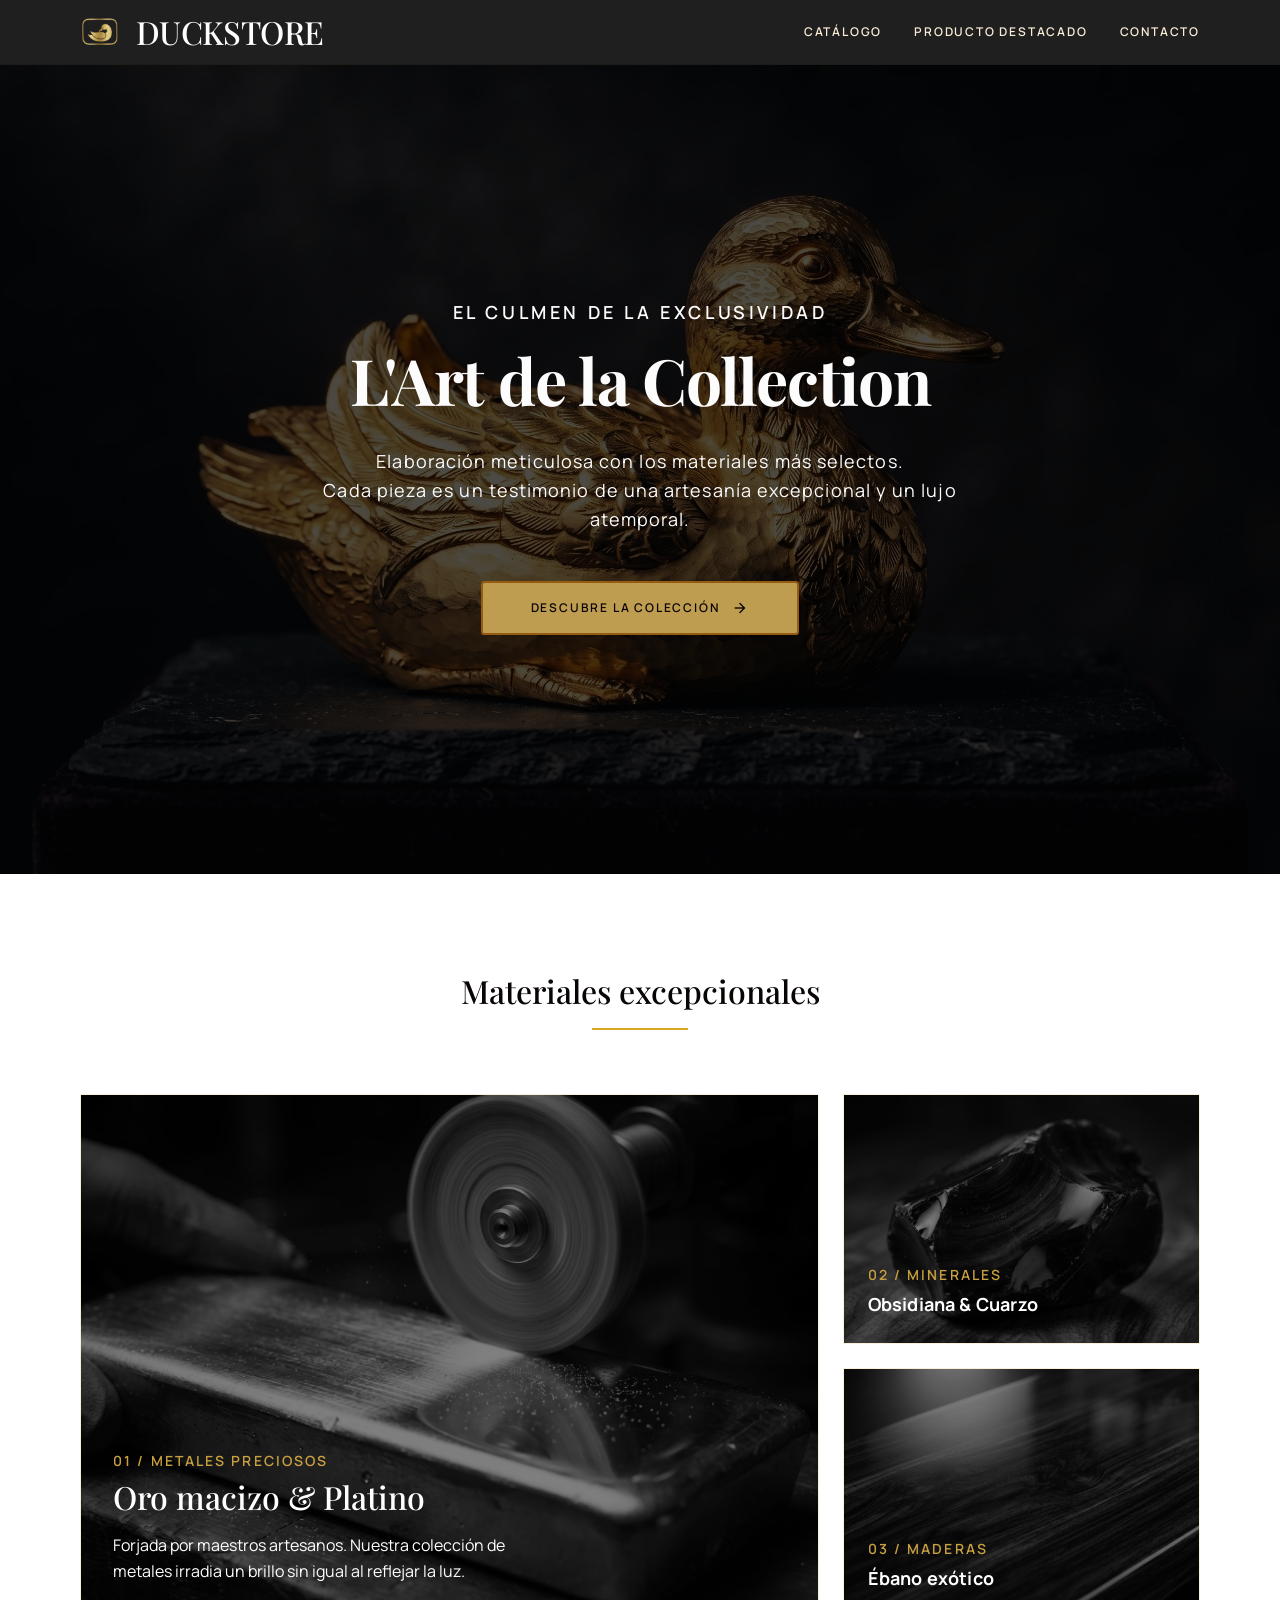
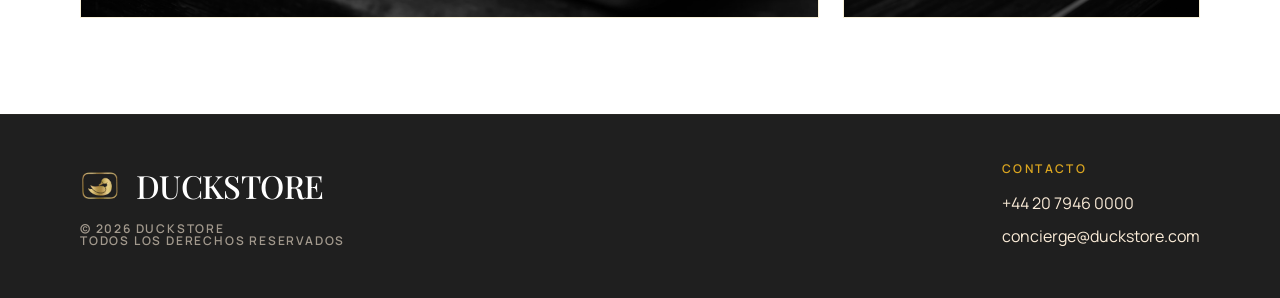
<file: index.html>
<!DOCTYPE html>
<html lang="es">
<head>
  <meta charset="utf-8">
  <meta name="viewport" content="width=device-width, initial-scale=1.0">
  <title>L'Art de la Collection | DuckStore</title>
  <link rel="icon" href="./src/img/web-icon.webp">

  <!-- Fuentes -->
  <link rel="preconnect" href="https://fonts.googleapis.com">
  <link rel="preconnect" href="https://fonts.gstatic.com" crossorigin>
  <link href="https://fonts.googleapis.com/css2?family=Material+Symbols+Outlined:wght,FILL@100..700,0..1&display=swap" rel="stylesheet">
  <link href="https://fonts.googleapis.com/css2?family=Playfair+Display:wght@500;600;700&family=Manrope:wght@400;600&display=swap" rel="stylesheet">
  
  <!-- Estilos personalizados -->
  <link rel="stylesheet" href="src/css/styles-inicio.css">
  <link rel="stylesheet" href="src/css/global-styles.css">
  
  <!-- Scripts -->
  <script src="src/js/global-js.js"></script>
</head>
<body>
  <!-- Header / Navegacion -->
  <header class="site-header">
    <div class="container header-inner">
      <a class="logo-link" href="index.html">
        <img 
          src="./src/img/logo-duck.webp"
          alt="DUCKSTORE Logo" 
          class="logo-img"
        >
        <span class="logo-text">DUCKSTORE</span>
      </a>

      <nav class="nav-desktop">
        <a class="nav-link" href="pages/catalog.html">CATÁLOGO</a>
        <a class="nav-link" href="pages/product.html">PRODUCTO DESTACADO</a>
        <a class="nav-link" href="pages/contact.html">CONTACTO</a>
      </nav>
   
      <button class="hamburger-btn" id="hamburger-btn" aria-label="Abrir menú">
        <img src="src/img/icono-burguer.webp" alt="Menú" class="hamburger-icon">
      </button>
    </div>
    
    <nav class="nav-mobile" id="nav-mobile">
      <a class="nav-mobile-link" href="pages/catalog.html">CATÁLOGO</a>
      <a class="nav-mobile-link" href="pages/product.html">PRODUCTO DESTACADO</a>
      <a class="nav-mobile-link" href="pages/contact.html">CONTACTO</a>
    </nav>
  </header>

  <!-- Contenido principal -->
  <main class="site-main">
    <!-- Hero Section -->
    <section class="hero">
      <div class="hero-bg">
        <div 
          class="hero-bg-image" 
          style="background-image: url('./src/img/index-duck.webp');"
        ></div>
        <div class="hero-overlay"></div>
      </div>
      
      <div class="hero-content">
        <p class="hero-eyebrow">EL CULMEN DE LA EXCLUSIVIDAD</p>
        <h1 class="hero-title">L'Art de la Collection</h1>
        <p class="hero-description">
          Elaboración meticulosa con los materiales más selectos.
          <br>
          Cada pieza es un testimonio de una artesanía excepcional y un lujo atemporal.
        </p>
        <a class="hero-cta" href="pages/catalog.html">
          DESCUBRE LA COLECCIÓN
          <span class="material-symbols-outlined hero-cta-icon">arrow_forward</span>
        </a>
      </div>
    </section>

    <!-- Materials Section -->
    <section class="materials">
      <div class="materials-header">
        <h2 class="materials-title">Materiales excepcionales</h2>
        <div class="materials-divider"></div>
      </div>
      
      <div class="materials-grid">
        <!-- Card grande (oro y platino) -->
        <article class="material-card material-card-large">
          <div 
            class="material-card-bg" 
            style="background-image: url('./src/img/forja.webp');"
          ></div>
          <div class="material-card-overlay"></div>
          <div class="material-card-content">
            <p class="material-card-label">01 / METALES PRECIOSOS</p>
            <h3 class="material-card-title">Oro macizo &amp; Platino</h3>
            <p class="material-card-description">
              Forjada por maestros artesanos. Nuestra colección de metales irradia un brillo sin igual al reflejar la luz.
            </p>
          </div>
          <div class="material-card-accent"></div>
        </article>
        
        <!-- Cards pequeñas (columna derecha) -->
        <div class="material-cards-small">
          <!-- Obsidian & Quartz -->
          <article class="material-card material-card-small">
            <div 
              class="material-card-bg" 
              style="background-image: url('./src/img/obsidian.webp');"
            ></div>
            <div class="material-card-overlay"></div>
            <div class="material-card-content">
              <p class="material-card-label">02 / MINERALES</p>
              <h3 class="material-card-title">Obsidiana &amp; Cuarzo</h3>
            </div>
          </article>
          
          <!-- Exotic Ebony -->
          <article class="material-card material-card-small">
            <div 
              class="material-card-bg" 
              style="background-image: url('./src/img/wood.webp');"
            ></div>
            <div class="material-card-overlay"></div>
            <div class="material-card-content">
              <p class="material-card-label">03 / MADERAS</p>
              <h3 class="material-card-title">Ébano exótico</h3>
            </div>
          </article>
        </div>
      </div>
    </section>
  </main>

  <!-- Footer -->
  <footer class="site-footer">
    <div class="footer-inner">
      <div class="footer-brand">
        <div class="footer-logo-wrapper">
          <img 
            src="./src/img/logo-duck.webp" 
            alt="DUCKSTORE Logo" 
            class="footer-logo"
          />
           <span class="footer-brand-name">DUCKSTORE</span>
        </div>
        <p class="footer-copyright">
          © 2026 DUCKSTORE<br>
          TODOS LOS DERECHOS RESERVADOS
        </p>
      </div>
      
      <div class="footer-concierge">
        <h4 class="footer-concierge-label">CONTACTO</h4>
        <a href="tel:+442079460000" class="footer-link">+44 20 7946 0000</a>
        <a href="mailto:concierge@duckstore.com" class="footer-link">concierge@duckstore.com</a>
      </div>
  </footer>

  <!-- Script para efecto scroll en header -->
  <script>
    window.addEventListener('scroll', () => {
      const nav = document.getElementById('top-nav');
      if (window.scrollY > 50) {
        nav.classList.add('scrolled');
      } else {
        nav.classList.remove('scrolled');
      }
    });
  </script>
</body>
</html>
</file>
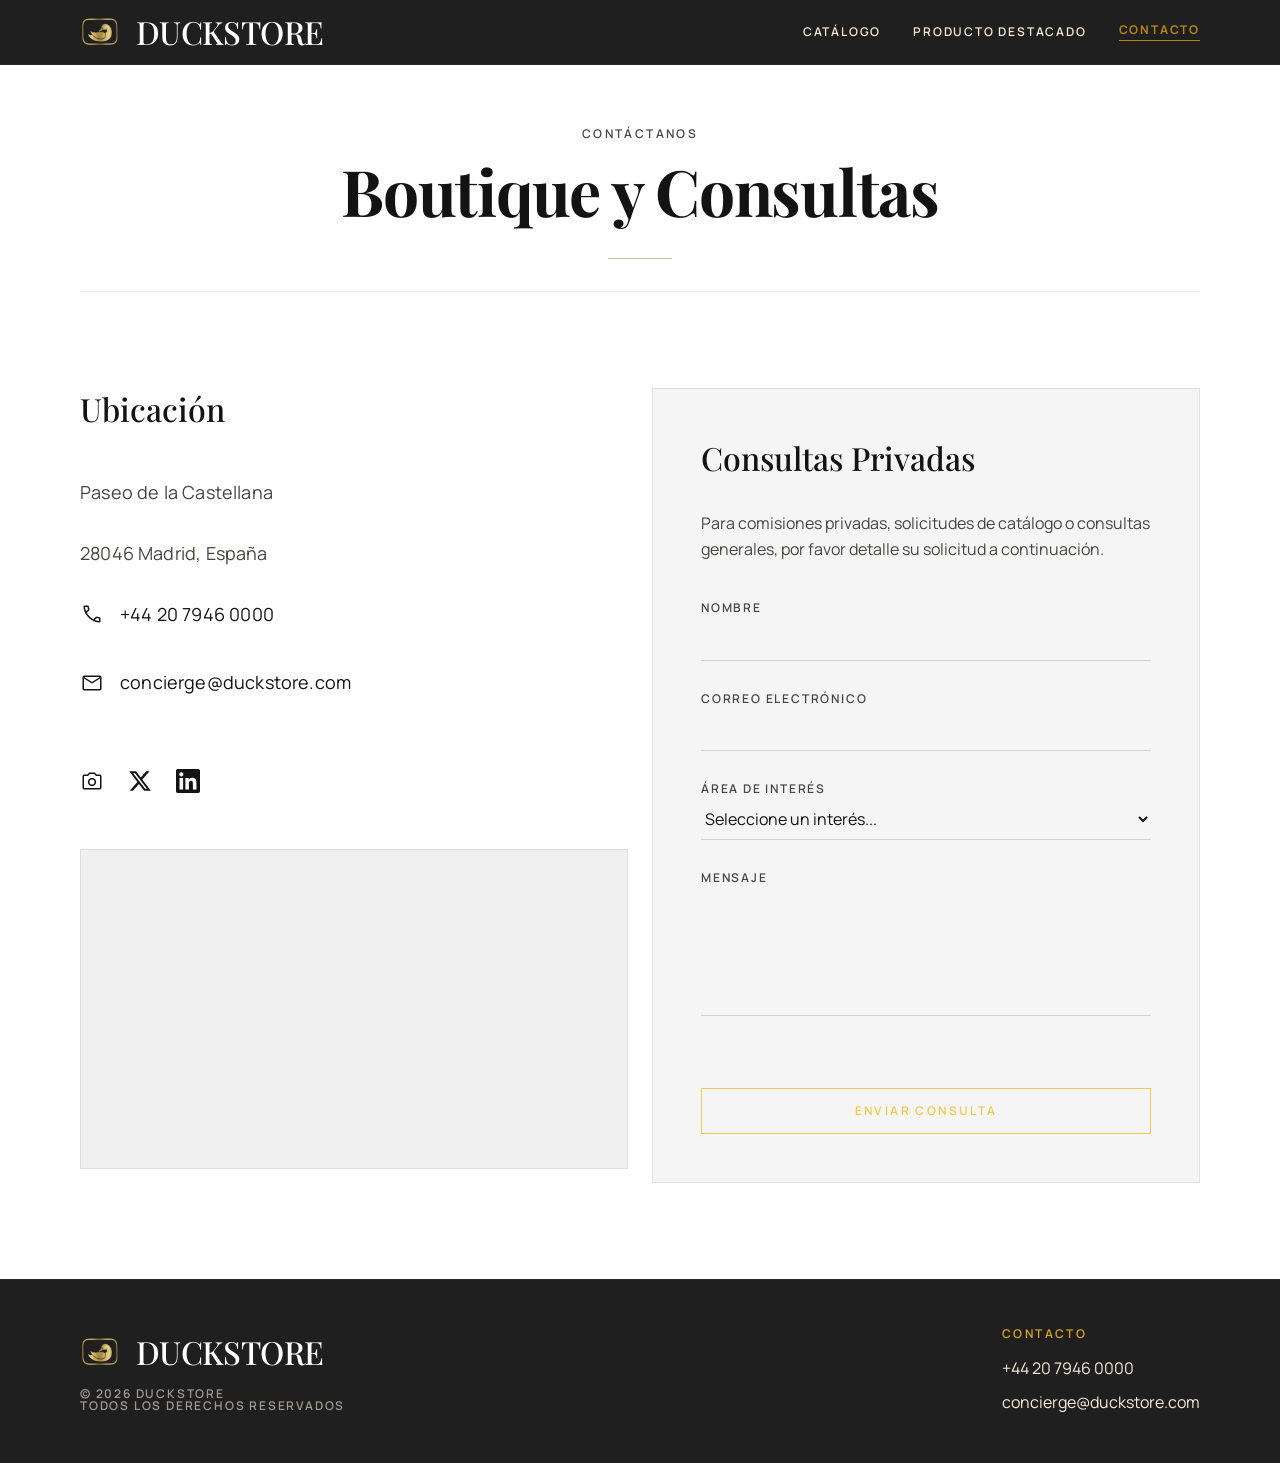
<file: pages/contact.html>
<!DOCTYPE html>
<html lang="es">
<head>
  <meta charset="utf-8">
  <meta name="viewport" content="width=device-width, initial-scale=1.0">
  <title>Contacto | DuckStore</title>
  <link rel="icon" href="../src/img/web-icon.webp">

  <!-- Fuentes -->
  <link rel="preconnect" href="https://fonts.googleapis.com">
  <link rel="preconnect" href="https://fonts.gstatic.com" crossorigin>
  <link href="https://fonts.googleapis.com/css2?family=Material+Symbols+Outlined:wght,FILL@100..700,0..1&display=swap" rel="stylesheet">
  <link href="https://fonts.googleapis.com/css2?family=Manrope:wght@400;600&family=Playfair+Display:wght@500;600;700&display=swap" rel="stylesheet">
  
  <!-- Estilos personalizados -->
  <link rel="stylesheet" href="../src/css/contact-styles.css">
  <link rel="stylesheet" href="../src/css/global-styles.css">

  <!-- Scripts -->
  <script src="../src/js/contact.js"></script>
  <script src="../src/js/global-js.js"></script>
</head>
<body>
  <!-- Header / Navegacion -->
  <header class="site-header">
    <div class="container header-inner">
      <a class="logo-link" href="../index.html">
        <img 
          src="../src/img/logo-duck.webp" 
          alt="DUCKSTORE Logo" 
          class="logo-img"
        >
        <span class="logo-text">DUCKSTORE</span>
      </a>

      <nav class="nav-desktop">
        <a class="nav-link" href="catalog.html">CATÁLOGO</a>
        <a class="nav-link" href="product.html">PRODUCTO DESTACADO</a>
        <a class="nav-link active" href="contact.html">CONTACTO</a>
      </nav>

      <button class="hamburger-btn" id="hamburger-btn" aria-label="Abrir menú">
        <img src="../src/img/icono-burguer.webp" alt="Menú" class="hamburger-icon">
      </button>
    </div>

    <nav class="nav-mobile" id="nav-mobile">
      <a class="nav-mobile-link" href="catalog.html">CATÁLOGO</a>
      <a class="nav-mobile-link" href="product.html">PRODUCTO DESTACADO</a>
      <a class="nav-mobile-link active" href="contact.html">CONTACTO</a>
    </nav>
  </header>

  <!-- Contenido principal -->
  <main class="site-main">
    <!-- Page Header -->
    <div class="page-header">
      <div class="page-eyebrow">CONTÁCTANOS</div>
      <h1 class="page-title">Boutique y Consultas</h1>
      <div class="page-divider"></div>
    </div>

    <!-- Content Grid -->
    <div class="content-grid">
      <!-- Columna izquierda: Info + Mapa -->
      <div class="contact-info-column">
        <div class="contact-details">
          <h2 class="contact-heading">Ubicación</h2>
          <p class="contact-address">Paseo de la Castellana</p>
          <p class="contact-address">28046 Madrid, España</p>
          
          <div class="contact-link-wrapper">
            <span class="material-symbols-outlined contact-icon">call</span>
            <a class="contact-link" href="tel:+442079460000">+44 20 7946 0000</a>
          </div>
          
          <div class="contact-link-wrapper">
            <span class="material-symbols-outlined contact-icon">mail</span>
            <a class="contact-link" href="mailto:concierge@duckstore.com">concierge@duckstore.com</a>
          </div>
          
          <!-- Social Icons -->
          <div class="social-links">
            <a class="social-link" href="#" aria-label="Instagram">
              <span class="material-symbols-outlined">photo_camera</span>
            </a>
            <a class="social-link" href="#" aria-label="X / Twitter">
              <svg viewBox="0 0 24 24" aria-hidden="true">
                <path d="M18.244 2.25h3.308l-7.227 8.26 8.502 11.24H16.17l-5.214-6.817L4.99 21.75H1.68l7.73-8.835L1.254 2.25H8.08l4.713 6.231zm-1.161 17.52h1.833L7.084 4.126H5.117z"></path>
              </svg>
            </a>
            <a class="social-link" href="#" aria-label="Facebook">
              <svg viewBox="0 0 24 24" aria-hidden="true">
                <path d="M20.447 20.452h-3.554v-5.569c0-1.328-.027-3.037-1.852-3.037-1.853 0-2.136 1.445-2.136 2.939v5.667H9.351V9h3.414v1.561h.046c.477-.9 1.637-1.85 3.37-1.85 3.601 0 4.267 2.37 4.267 5.455v6.286zM5.337 7.433c-1.144 0-2.063-.926-2.063-2.065 0-1.138.92-2.063 2.063-2.063 1.14 0 2.064.925 2.064 2.063 0 1.139-.925 2.065-2.064 2.065zm1.782 13.019H3.555V9h3.564v11.452zM22.225 0H1.771C.792 0 0 .774 0 1.729v20.542C0 23.227.792 24 1.771 24h20.451C23.2 24 24 23.227 24 22.271V1.729C24 .774 23.2 0 22.222 0h.003z"></path>
              </svg>
            </a>
          </div>
        </div>
        
        <!-- Mapa -->
        <div class="map-container">
          <iframe 
            class="map-filter" 
            src="https://www.google.com/maps/embed?pb=!1m18!1m12!1m3!1d3036.044444444444!2d-3.690000!3d40.440000!2m3!1f0!2f0!3f0!3m2!1i1024!2i768!4f13.1!3m3!1m2!1s0xd4228e2370217c9%3A0xad1f3003d1ad940!2sPaseo%20de%20la%20Castellana%2C%20Madrid%2C%20Spain!5e0!3m2!1sen!2sus!4v1710000000000!5m2!1sen!2sus" 
            style="border: 0;" 
            allowfullscreen="" 
            loading="lazy" 
            referrerpolicy="no-referrer-when-downgrade"
            title="Mapa de DuckStore Mayfair Gallery"
          ></iframe>
        </div>
      </div>

      <!-- Columna derecha: Formulario -->
      <div class="contact-form-wrapper">
        <h3 class="form-heading">Consultas Privadas</h3>
        <p class="form-description">
          Para comisiones privadas, solicitudes de catálogo o consultas generales, por favor detalle su solicitud a continuación.
        </p>
        
        <form class="contact-form">
          <div class="form-group">
            <label class="form-label" for="name">Nombre</label>
            <input class="input-underline" id="name" name="name" type="text" required>
          </div>
          
          <div class="form-group">
            <label class="form-label" for="email">Correo Electrónico</label>
            <input class="input-underline" id="email" name="email" type="email" required>
          </div>
          
          <div class="form-group select-wrapper">
            <label class="form-label" for="interest">Área de Interés</label>
            <select class="input-underline" id="interest" name="interest">
              <option value="" disabled selected>Seleccione un interés...</option>
              <option value="catalog">Solicitud de Catálogo</option>
              <option value="commission">Comisión Privada</option>
              <option value="other">Consulta General</option>
            </select>
          </div>
          
          <div class="form-group">
            <label class="form-label" for="message">Mensaje</label>
            <textarea class="input-underline form-textarea" id="message" name="message" rows="4" required></textarea>
          </div>
          
          <button class="form-submit" type="submit">Enviar Consulta</button>
        </form>
      </div>
    </div>
  </main>

 <!-- Footer -->
  <footer class="site-footer">
    <div class="footer-inner">
      <div class="footer-brand">
        <div class="footer-logo-wrapper">
          <img 
            src="../src/img/logo-duck.webp" 
            alt="DUCKSTORE Logo" 
            class="footer-logo"
          />
           <span class="footer-brand-name">DUCKSTORE</span>
        </div>
        <p class="footer-copyright">
          © 2026 DUCKSTORE<br>
          TODOS LOS DERECHOS RESERVADOS
        </p>
      </div>
      
      <div class="footer-concierge">
        <h4 class="footer-concierge-label">CONTACTO</h4>
        <a href="tel:+442079460000" class="footer-link">+44 20 7946 0000</a>
        <a href="mailto:concierge@duckstore.com" class="footer-link">concierge@duckstore.com</a>
      </div>
    </footer>
</body>
</html>
</file>
<file: src/css/styles-inicio.css>
:root {
  /* Colores personalizados */
  /* --color-on-error: #690005; */
  /* --color-secondary-fixed: #e2e3df; */
  /* --color-tertiary-fixed-dim: #c8c6c5; */
  /* --color-inverse-on-surface: #f5f5f5; */
  /* --color-on-tertiary: #f5f5f5; */
  /* --color-on-tertiary-fixed-variant: #474746; */
  /* --color-surface-bright: #f5f5f5; */
  /* --color-on-secondary-container: #1a1c1a; */
  /* --color-outline: #757768; */
  --color-surface-container-lowest: #ffffff;
  /* --color-tertiary-fixed: #e5e2e1; */
  --color-primary: #f2ca50;
  /* --color-surface-tint: #e9c349; */
  /* --color-secondary-fixed-dim: #c6c7c3; */
  /* --color-surface-container-highest: #e8e8e8; */
  /* --color-secondary: #5c5d5a; */
  /* --color-on-surface: #1a1c1a; */
  /* --color-error: #ffb4ab; */
  /* --color-on-primary-container: #ffffff; */
  /* --color-on-secondary-fixed-variant: #454745; */
  /* --color-surface-container-high: #eeeeee; */
  /* --color-on-primary-fixed: #ffffff; */
  /* --color-inverse-surface: #1a1c1a; */
  /* --color-on-error-container: #ffdad6; */
  /* --color-on-surface-variant: #474640; */
  /* --color-error-container: #93000a; */
  /* --color-surface-variant: #e0ddd4; */
  /* --color-on-secondary-fixed: #f5f5f5; */
  /* --color-background: #ffffff; */
  /* --color-primary-fixed: #ffe088; */
  --color-on-background: #1a1c1a;
  /* --color-surface-container-low: #f2f2f2; */
  /* --color-inverse-primary: #f2ca50; */
  /* --color-secondary-container: #d8d9d6; */
  /* --color-on-tertiary-fixed: #f5f5f5; */
  /* --color-surface-dim: #d8d8d8; */
  /* --color-outline-variant: #c9c5b4; */
  /* --color-on-primary-fixed-variant: #ffffff; */
  /* --color-primary-container: #d4af37; */
  /* --color-surface-container: #f0f0f0; */
  /* --color-on-tertiary-container: #1c1b1b; */
  --color-on-primary: #ffffff;
  /* --color-surface: #ffffff; */
  /* --color-primary-fixed-dim: #e9c349; */
  /* --color-tertiary: #434343; */
  /* --color-on-secondary: #ffffff; */
  /* --color-tertiary-container: #b4b2b2; */

  /* Espaciado */
  --spacing-unit: 8px;
  --spacing-margin-mobile: 20px;
  --spacing-gutter: 24px;
  --spacing-container-max: 1440px;
  --spacing-margin-desktop: 80px;

  /* Bordes */
  --radius-default: 0.25rem;
  --radius-lg: 0.5rem;
  --radius-xl: 0.75rem;
  --radius-full: 9999px;
}

/* --- Reset básico y tipografias --- */
*,
*::before,
*::after {
  box-sizing: border-box;
  margin: 0;
  padding: 0;
}

html {
  font-size: 16px;
  -webkit-font-smoothing: antialiased;
  -moz-osx-font-smoothing: grayscale;
}

body {
  background-color: white;
  color: var(--color-on-background);
  font-family: 'Manrope', sans-serif;
  line-height: 1.6;
  min-height: 100vh;
  display: flex;
  flex-direction: column;
}


/* --- Utilidades de layout --- */
.container {
  max-width: var(--spacing-container-max);
  margin-left: auto;
  margin-right: auto;
  padding-left: var(--spacing-margin-mobile);
  padding-right: var(--spacing-margin-mobile);
}

@media (min-width: 768px) {
  .container {
    padding-left: var(--spacing-margin-desktop);
    padding-right: var(--spacing-margin-desktop);
  }
}

@media (min-width: 768px) {
  .nav-desktop {
    display: flex;
  }
}

/* --- Main content --- */
.site-main {
  flex-grow: 1;
  padding-top: 4rem; /* pt-16 = 64px */
}

/* --- Hero Section --- */
.hero {
  position: relative;
  min-height: 90vh;
  display: flex;
  align-items: center;
  justify-content: center;
  overflow: hidden;
}

.hero-bg {
  position: absolute;
  inset: 0;
  z-index: 0;
}

.hero-bg-image {
  width: 100%;
  height: 100%;
  background-size: cover;
  background-position: center;
  background-repeat: no-repeat;
  opacity: 1;
  filter: brightness(0.3);
}

/*.hero-overlay {
  position: absolute;
  inset: 0;
  background: linear-gradient(
    to bottom,
    rgba(19, 19, 19, 0.6),
    rgba(19, 19, 19, 0.2),
    rgba(19, 19, 19, 1)
  );
}*/

.hero-content {
  position: relative;
  z-index: 10;
  text-align: center;
  max-width: 56rem; /* max-w-4xl = 896px */
  margin-left: auto;
  margin-right: auto;
  padding-left: var(--spacing-margin-mobile);
  padding-right: var(--spacing-margin-mobile);
  padding-top: 6rem;
  padding-bottom: 6rem;
  display: flex;
  flex-direction: column;
  align-items: center;
}

@media (min-width: 768px) {
  .hero-content {
    padding-left: var(--spacing-margin-desktop);
    padding-right: var(--spacing-margin-desktop);
  }
}

.hero-eyebrow {
  font-family: 'Manrope', sans-serif;
  font-size: 18px;
  line-height: 1.0;
  letter-spacing: 0.15em;
  font-weight: 600;
  text-transform: uppercase;
  color:#fdfcfc;
  letter-spacing: 0.2em;
  margin-bottom: 1.5rem;
}

.hero-title {
  font-family: 'Playfair Display', serif;
  font-size: 32px;
  line-height: 1.2;
  font-weight: 600;
  color: #fdfcfc;
  margin-bottom: 2rem;
}

@media (min-width: 768px) {
  .hero-title {
    font-size: 64px;
    line-height: 1.1;
    letter-spacing: -0.02em;
    font-weight: 700;
  }
}

.hero-description {
  font-family: 'Manrope', sans-serif;
  font-size: 18px;
  line-height: 1.6;
  letter-spacing: 0.06em;
  font-weight: 400 ;
  color:#fdfcfc;
  border-radius: 0.5rem;
  max-width: 42rem; /* max-w-2xl = 672px */
  margin-left: auto;
  margin-right: auto;
  margin-bottom: 3rem;
}

.hero-cta {
  display: inline-flex;
  align-items: center;
  justify-content: center;
  border: 2.5px solid #945c12;
  border-radius: 0.3em;
  color: #0a0505;
  background-color: #be9d50; 
  font-family: 'Manrope', sans-serif;
  font-size: 12px;
  line-height: 1.0;
  letter-spacing: 0.15em;
  font-weight: 600;
  text-transform: uppercase;
  padding-left: 3rem;
  padding-right: 3rem;
  padding-top: 1rem;
  padding-bottom: 1rem;
  text-decoration: none;
  transition: all 0.5s ease;
}

.hero-cta:hover {
  background-color:#945c12;
  color: var(--color-on-primary);
}

.hero-cta-icon {
  margin-left: 0.75rem;
  font-size: 18px;
  transition: transform 0.3s ease;
}

.hero-cta:hover .hero-cta-icon {
  transform: translateX(4px);
}

/* --- Materials Section --- */
.materials {
  padding-top: 6rem;
  padding-bottom: 6rem;
  max-width: var(--spacing-container-max);
  margin-left: auto;
  margin-right: auto;
  padding-left: var(--spacing-margin-mobile);
  padding-right: var(--spacing-margin-mobile);
}

@media (min-width: 768px) {
  .materials {
    padding-left: var(--spacing-margin-desktop);
    padding-right: var(--spacing-margin-desktop);
  }
}

.materials-header {
  text-align: center;
  margin-bottom: 4rem;
}

.materials-title {
  font-family: 'Playfair Display', serif;
  font-size: 32px;
  line-height: 1.3;
  font-weight: 500;
  color:#0a0505;
  margin-bottom: 1rem;
}

.materials-divider {
  height: 2px;
  width: 6rem;
  background-color: rgb(216, 169, 29);
  margin-left: auto;
  margin-right: auto;
}

.materials-grid {
  display: grid;
  grid-template-columns: 1fr;
  gap: var(--spacing-gutter);
}

@media (min-width: 768px) {
  .materials-grid {
    grid-template-columns: repeat(3, 1fr);
  }
}

.material-card-large {
  position: relative;
  grid-column: span 2;
  overflow: hidden;
  border: 1px solid rgba(212, 175, 55, 0.2);
  background-color: var(--color-surface-container-lowest);
  min-height: 400px;
  display: flex;
  align-items: flex-end;
}

@media (min-width: 768px) {
  .material-card-large {
    grid-column: span 2;
  }
}

.material-card-bg {
  position: absolute;
  inset: 0;
  background-size: cover;
  background-position: center;
  transition: transform 0.7s ease;
  opacity: 1;
  filter: brightness(0.5);
  mix-blend-mode: luminosity;
}

.material-card:hover .material-card-bg {
  transform: scale(1.05);
  mix-blend-mode: normal;
}

/*.material-card-overlay {
  position: absolute;
  inset: 0;
  background: linear-gradient(
    to top,
    rgba(19, 19, 19, 1),
    rgba(19, 19, 19, 0.5),
    transparent
  );
}*/

.material-card-content {
  position: relative;
  z-index: 10;
  padding: 2rem;
  width: 100%;
}

.material-card-label {
  font-family: 'Manrope', sans-serif;
  font-size: 14px;
  line-height: 1.0;
  letter-spacing: 0.15em;
  font-weight: 600;
  text-transform: uppercase;
  color:#c9a040;
  margin-bottom: 0.5rem;
}

.material-card-title {
  font-family: 'Playfair Display', serif;
  font-size: 32px;
  line-height: 1.3;
  font-weight: 500;
  color: white;
  margin-bottom: 1rem;
}

.material-card-description {
  font-family: 'Manrope', sans-serif;
  font-size: 16px;
  line-height: 1.6;
  font-weight: 400;
  color: white;
  max-width: 28rem;
}

.material-card-accent {
  position: absolute;
  bottom: 0;
  left: 0;
  width: 100%;
  height: 1px;
  background-color: black;
  transform: scaleX(0);
  transition: transform 0.5s ease;
  transform-origin: left;
}

.material-card:hover .material-card-accent {
  transform: scaleX(1);
}

.material-cards-small {
  display: flex;
  flex-direction: column;
  gap: var(--spacing-gutter);
}

@media (max-width: 768px) {
  .material-cards-small {
    margin-right: -1.5rem;
  }
}

.material-card-small {
  position: relative;
  overflow: hidden;
  border: 1px solid rgba(212, 175, 55, 0.2);
  background-color: var(--color-surface-container-lowest);
  flex-grow: 1;
  display: flex;
  align-items: flex-end;
  min-height: 250px;
}

.material-card-small .material-card-content {
  padding: 1.5rem;
}

/*.material-card-small .material-card-overlay {
  background: linear-gradient(
    to top,
    rgba(19, 19, 19, 1),
    rgba(19, 19, 19, 0.2),
    transparent
  );
}*/

.material-card-small .material-card-title {
  font-family: 'Manrope', sans-serif;
  font-size: 18px;
  line-height: 1.6;
  letter-spacing: 0.01em;
  font-weight: 400;
  font-weight: 700;
  color: white;
  margin-bottom: 0;
}

@media (min-width: 768px) {
  .hidden-mobile {
    display: flex;
  }
}
</file>
<file: src/css/global-styles.css>
/* --- Header / Nav --- */
.site-header {
  position: fixed;
  top: 0;
  left: 0;
  width: 100%;
  z-index: 50;
  background-color: rgba(19, 19, 19, 0.95);
  border-bottom: 1px solid rgba(77, 70, 53, 0.2);
}

.header-inner {
  display: flex;
  justify-content: space-between;
  align-items: center;
  height: 4rem;
}

.logo-link {
  display: flex;
  align-items: center;
  gap: 1rem;
  text-decoration: none;
}

.logo-img {
  height: 2.5rem;
  width: 2.5rem;
  object-fit: contain;
}

.logo-text {
  font-family: 'Playfair Display', serif;
  font-size: 32px;
  line-height: 1.3;
  font-weight: 500;
  letter-spacing: -0.02em;
  color: white;
}

.nav-desktop {
  display: none;
  gap: 2rem;
  align-items: center;
  color:antiquewhite;
}

@media (min-width: 1024px) {
  .nav-desktop {
    display: flex;
  }
}

.nav-link {
  font-family: 'Manrope', sans-serif;
  font-size: 12px;
  line-height: 1.0;
  letter-spacing: 0.15em;
  font-weight: 600;
  text-transform: uppercase;
  color:antiquewhite;
  text-decoration: none;
  transition: color 0.3s ease;
}

.nav-link:hover {
  color:darkgoldenrod;
}

.nav-link.active {
  color: darkgoldenrod;
  font-weight: 700;
  border-bottom: 1px solid darkgoldenrod;
  padding-bottom: 0.25rem;
}

/* --- Hamburger Button --- */
.hamburger-btn {
  display: block;
  background: none;
  border: none;
  cursor: pointer;
  padding: 0.5rem;
  z-index: 60;
}

.hamburger-icon {
  width: 28px;
  height: 28px;
  object-fit: contain;
}

@media (min-width: 1024px) {
  .hamburger-btn {
    display: none;
  }
}

/* --- Mobile Nav --- */
.nav-mobile {
  display: none;
  flex-direction: column;
  align-items: center;
  gap: 0;
  padding: 1rem 0;
  border-top: 1px solid rgba(255, 255, 255, 0.1);
}

.nav-mobile.active {
  display: flex;
}

.nav-mobile-link {
  font-family: 'Manrope', sans-serif;
  font-size: 14px;
  line-height: 1.0;
  letter-spacing: 0.15em;
  font-weight: 600;
  text-transform: uppercase;
  color: #e5e2e1;
  text-decoration: none;
  padding: 1rem 0;
  width: 100%;
  text-align: center;
  transition: color 0.3s ease, background-color 0.3s ease;
}

.nav-mobile-link:hover,
.nav-mobile-link.active {
  color:goldenrod;
  background-color: rgba(255, 255, 255, 0.05);
}

@media (min-width: 1024px) {
  .nav-mobile {
    display: none !important;
  }
}

/* --- Footer --- */

.site-footer {
  background-color: rgba(19, 19, 19, 0.95);
  border-top: 1px solid rgba(77, 70, 53, 0.2);
  padding-top: 3rem;
  padding-bottom: 3rem;
  margin-top: auto;
}

.footer-inner {
  max-width: var(--spacing-container-max);
  margin-left: auto;
  margin-right: auto;
  padding-left: var(--spacing-margin-mobile);
  padding-right: var(--spacing-margin-mobile);
  display: flex;
  flex-direction: column;
  justify-content: space-between;
  align-items: flex-start;
  gap: 2rem;
}

@media (min-width: 768px) {
  .footer-inner {
    padding-left: var(--spacing-margin-desktop);
    padding-right: var(--spacing-margin-desktop);
    flex-direction: row;
    align-items: center;
  }
}

.footer-brand {
  display: flex;
  flex-direction: column;
  gap: 1rem;
}

.footer-logo-wrapper {
  display: flex;
  align-items: center;
  gap: 1rem;
}

.footer-logo {
  height: 2.5rem;
  width: 2.5rem;
  object-fit: contain;
}

.footer-brand-name {
  font-family: 'Playfair Display', serif;
  font-size: 32px;
  line-height: 1.3;
  font-weight: 500;
  letter-spacing: -0.02em;
  color: white;
}

.footer-copyright {
  font-family: 'Manrope', sans-serif;
  font-size: 12px;
  line-height: 1.0;
  letter-spacing: 0.15em;
  font-weight: 600;
  text-transform: uppercase;
  color:antiquewhite;
  opacity: 0.6;
}

.footer-concierge {
  display: flex;
  flex-direction: column;
  gap: 0.5rem;
}

.footer-concierge-label {
  font-family: 'Manrope', sans-serif;
  font-size: 12px;
  line-height: 1.0;
  letter-spacing: 0.15em;
  font-weight: 600;
  text-transform: uppercase;
  color:goldenrod;
  letter-spacing: 0.2em;
  margin-bottom: 0.5rem;
}

.footer-link {
  font-family: 'Manrope', sans-serif;
  font-size: 16px;
  line-height: 1.6;
  font-weight: 400;
  color:antiquewhite;
  text-decoration: none;
  transition: color 0.3s ease;
}

.footer-link:hover {
  color: var(--color-primary);
}

/* --- Scrollbar oculta para filtros --- */

.no-scrollbar::-webkit-scrollbar {
  display: none;
}
</file>
<file: src/css/contact-styles.css>
:root {
  /* Colores */
  /* --color-on-error: #690005; */
  /* --color-secondary-fixed: #e2e3df; */
  /* --color-tertiary-fixed-dim: #c8c6c5; */
  /* --color-inverse-on-surface: #f5f5f5; */
  /* --color-on-tertiary: #f5f5f5; */
  /* --color-on-tertiary-fixed-variant: #474746; */
  /* --color-surface-bright: #f5f5f5; */
  /* --color-on-secondary-container: #1a1c1a; */
  /* --color-outline: #757768; */
  --color-surface-container-lowest: #ffffff;
  /* --color-tertiary-fixed: #e5e2e1; */
  --color-primary: #f2ca50;
  /* --color-surface-tint: #e9c349; */
  /* --color-secondary-fixed-dim: #c6c7c3; */
  /* --color-surface-container-highest: #e8e8e8; */
  /* --color-secondary: #5c5d5a; */
  /* --color-on-surface: #1a1c1a; */
  /* --color-error: #ffb4ab; */
  /* --color-on-primary-container: #ffffff; */
  /* --color-on-secondary-fixed-variant: #454745; */
  /* --color-surface-container-high: #eeeeee; */
  /* --color-on-primary-fixed: #ffffff; */
  /* --color-inverse-surface: #1a1c1a; */
  /* --color-on-error-container: #ffdad6; */
  --color-on-surface-variant: #474640;
  /* --color-error-container: #93000a; */
  /* --color-surface-variant: #e0ddd4; */
  /* --color-on-secondary-fixed: #f5f5f5; */
  --color-background: #ffffff;
  /* --color-primary-fixed: #ffe088; */
  --color-on-background: #131313;
  /* --color-surface-container-low: #f2f2f2; */
  /* --color-inverse-primary: #f2ca50; */
  /* --color-secondary-container: #d8d9d6; */
  /* --color-on-tertiary-fixed: #f5f5f5; */
  /* --color-surface-dim: #d8d8d8; */
  /* --color-outline-variant: #c9c5b4; */
  /* --color-on-primary-fixed-variant: #ffffff; */
  /* --color-primary-container: #d4af37; */
  /* --color-surface-container: #f0f0f0; */
  /* --color-on-tertiary-container: #1c1b1b; */
  --color-on-primary: #746e6e;
  /* --color-surface: #ffffff; */
  /* --color-primary-fixed-dim: #e9c349; */
  /* --color-tertiary: #434343; */
  /* --color-on-secondary: #ffffff; */
  /* --color-tertiary-container: #b4b2b2; */

  /* Espaciado */
  --spacing-unit: 8px;
  --spacing-margin-mobile: 20px;
  --spacing-gutter: 24px;
  --spacing-container-max: 1440px;
  --spacing-margin-desktop: 80px;

  /* Bordes */
  --radius-default: 0.25rem;
  --radius-lg: 0.5rem;
  --radius-xl: 0.75rem;
  --radius-full: 9999px;
}

/* --- Reset y base --- */
*,
*::before,
*::after {
  box-sizing: border-box;
  margin: 0;
  padding: 0;
}

html {
  font-size: 16px;
  -webkit-font-smoothing: antialiased;
  -moz-osx-font-smoothing: grayscale;
}

body {
  background-color: var(--color-background);
  color: var(--color-on-background);
  font-family: 'Manrope', sans-serif;
  font-size: 16px;
  line-height: 1.6;
  min-height: 100vh;
  display: flex;
  flex-direction: column;
}


/* --- Container --- */
.container {
  max-width: var(--spacing-container-max);
  margin-left: auto;
  margin-right: auto;
  padding-left: var(--spacing-margin-mobile);
  padding-right: var(--spacing-margin-mobile);
}

@media (min-width: 768px) {
  .container {
    padding-left: var(--spacing-margin-desktop);
    padding-right: var(--spacing-margin-desktop);
  }
}


/* --- Hamburger Button --- */
.hamburger-btn {
  display: block;
  background: none;
  border: none;
  cursor: pointer;
  padding: 0.5rem;
  z-index: 60;
}

.hamburger-icon {
  width: 28px;
  height: 28px;
  object-fit: contain;
}

@media (min-width: 768px) {
  .hamburger-btn {
    display: none;
  }
}

/* --- Mobile Nav --- */
.nav-mobile {
  display: none;
  flex-direction: column;
  align-items: center;
  gap: 0;
  padding: 1rem 0;
  border-top: 1px solid rgba(255, 255, 255, 0.1);
}

.nav-mobile.active {
  display: flex;
}

.nav-mobile-link {
  font-family: 'Manrope', sans-serif;
  font-size: 14px;
  line-height: 1.0;
  letter-spacing: 0.15em;
  font-weight: 600;
  text-transform: uppercase;
  color: #e5e2e1;
  text-decoration: none;
  padding: 1rem 0;
  width: 100%;
  text-align: center;
  transition: color 0.3s ease, background-color 0.3s ease;
}

.nav-mobile-link:hover,
.nav-mobile-link.active {
  color: var(--color-primary);
  background-color: rgba(255, 255, 255, 0.05);
}

@media (min-width: 768px) {
  .nav-mobile {
    display: none !important;
  }
}

/* --- Main --- */
.site-main {
  flex-grow: 1;
  padding-top: 8rem;
  padding-bottom: 6rem;
  padding-left: var(--spacing-margin-mobile);
  padding-right: var(--spacing-margin-mobile);
  max-width: var(--spacing-container-max);
  margin-left: auto;
  margin-right: auto;
  width: 100%;
}

@media (min-width: 768px) {
  .site-main {
    padding-left: var(--spacing-margin-desktop);
    padding-right: var(--spacing-margin-desktop);
  }
}

/* --- Page Header --- */
.page-header {
  text-align: center;
  margin-bottom: 4rem;
  padding-bottom: 2rem;
  border-bottom: 1px solid rgba(0, 0, 0, 0.08);
}

@media (min-width: 768px) {
  .page-header {
    margin-bottom: 6rem;
  }
}

.page-eyebrow {
  font-family: 'Manrope', sans-serif;
  font-size: 12px;
  line-height: 1.0;
  letter-spacing: 0.15em;
  font-weight: 600;
  text-transform: uppercase;
  color: var(--color-on-surface-variant);
  margin-bottom: 1rem;
  letter-spacing: 0.2em;
}

.page-title {
  font-family: 'Playfair Display', serif;
  font-size: 64px;
  line-height: 1.1;
  letter-spacing: -0.02em;
  font-weight: 700;
  color: var(--color-on-background);
  margin-bottom: 2rem;
}

.page-divider {
  width: 4rem;
  height: 1px;
  background-color: rgba(138, 109, 0, 0.4);
  margin-left: auto;
  margin-right: auto;
}

/* --- Content Grid --- */
.content-grid {
  display: grid;
  grid-template-columns: 1fr;
  gap: 4rem;
}

@media (min-width: 1024px) {
  .content-grid {
    grid-template-columns: repeat(2, 1fr);
    gap: var(--spacing-gutter);
  }
}

/* --- Contact Info Column --- */
.contact-info-column {
  display: flex;
  flex-direction: column;
  gap: 3rem;
}

.contact-details {
  display: flex;
  flex-direction: column;
  gap: 1.5rem;
}

.contact-heading {
  font-family: 'Playfair Display', serif;
  font-size: 32px;
  line-height: 1.3;
  font-weight: 500;
  color: var(--color-on-background);
  margin-bottom: 1.5rem;
}

.contact-address {
  font-family: 'Manrope', sans-serif;
  font-size: 18px;
  line-height: 1.6;
  letter-spacing: 0.01em;
  font-weight: 400;
  color: var(--color-on-surface-variant);
  margin-bottom: 0.5rem;
}

.contact-link-wrapper {
  display: flex;
  align-items: center;
  gap: 1rem;
  margin-bottom: 1rem;
}

.contact-icon {
  color: var(--color-on-background);
  font-variation-settings: 'wght' 300;
}

.contact-link {
  font-family: 'Manrope', sans-serif;
  font-size: 18px;
  line-height: 1.6;
  letter-spacing: 0.01em;
  font-weight: 400;
  color: var(--color-on-background);
  text-decoration: none;
  transition: color 0.3s ease;
}

.contact-link:hover {
  color: var(--color-on-primary);
}

/* Social Icons */
.social-links {
  display: flex;
  gap: 1.5rem;
  margin-top: 2rem;
}

.social-link {
  color: var(--color-on-background);
  text-decoration: none;
  transition: color 0.3s ease;
}

.social-link:hover {
  color: var(--color-on-primary);
}

.social-link .material-symbols-outlined {
  font-variation-settings: 'wght' 300;
}

.social-link svg {
  width: 1.5rem;
  height: 1.5rem;
  fill: currentColor;
}

/* Map / Image */
.map-container {
  width: 100%;
  height: 20rem;
  border: 1px solid rgba(0, 0, 0, 0.08);
  position: relative;
  overflow: hidden;
  background-color: #f0f0f0;
}

.map-filter {
  position: absolute;
  inset: 0;
  width: 100%;
  height: 100%;
  border: 0;
  filter: grayscale(100%) invert(85%) contrast(1.2) brightness(1.2);
}

/* --- Contact Form Column --- */
.contact-form-wrapper {
  background-color: #f5f5f5;
  padding: 2rem;
  border: 1px solid rgba(0, 0, 0, 0.08);
  display: flex;
  flex-direction: column;
  justify-content: center;
}

@media (min-width: 768px) {
  .contact-form-wrapper {
    padding: 3rem;
  }
}

.form-heading {
  font-family: 'Playfair Display', serif;
  font-size: 32px;
  line-height: 1.3;
  font-weight: 500;
  margin-bottom: 2rem;
}

.form-description {
  font-family: 'Manrope', sans-serif;
  font-size: 16px;
  line-height: 1.6;
  font-weight: 400;
  color: var(--color-on-surface-variant);
  margin-bottom: 2.5rem;
}

/* Form Fields */
.contact-form {
  display: flex;
  flex-direction: column;
  gap: 2rem;
}

.form-group {
  position: relative;
  padding-top: 1rem;
}

.form-label {
  position: absolute;
  top: 0;
  left: 0;
  font-family: 'Manrope', sans-serif;
  font-size: 12px;
  line-height: 1.0;
  letter-spacing: 0.15em;
  font-weight: 600;
  text-transform: uppercase;
  color: var(--color-on-surface-variant);
}

.input-underline {
  width: 100%;
  border: none;
  border-bottom: 1px solid rgba(0, 0, 0, 0.15);
  background: transparent;
  color: var(--color-on-background);
  padding: 8px 0;
  border-radius: 0;
  transition: border-color 0.3s ease;
  font-family: 'Manrope', sans-serif;
  font-size: 16px;
  line-height: 1.6;
  font-weight: 400;
}

.input-underline:focus {
  outline: none;
  box-shadow: none;
  border-bottom-color: var(--color-primary);
}

.input-underline option {
  background-color: var(--color-surface-container-lowest);
  color: var(--color-on-surface-variant);
}

.input-underline option:checked {
  background-color: var(--color-surface-container-lowest);
  color: var(--color-on-background);
}

.select-wrapper {
  position: relative;
}


.select-icon .material-symbols-outlined {
  font-size: 14px;
}

.form-textarea {
  resize: none;
  height: 8rem;
}

.form-submit {
  margin-top: 2rem;
  font-family: 'Manrope', sans-serif;
  font-size: 12px;
  line-height: 1.0;
  letter-spacing: 0.15em;
  font-weight: 600;
  text-transform: uppercase;
  background-color: transparent;
  border: 1px solid var(--color-primary);
  color: var(--color-primary);
  padding-top: 1rem;
  padding-bottom: 1rem;
  padding-left: 2rem;
  padding-right: 2rem;
  width: 100%;
  cursor: pointer;
  transition: all 0.3s ease;
  letter-spacing: 0.2em;
}

.form-submit:hover {
  background-color: var(--color-primary);
  color: var(--color-on-primary);
}
</file>
